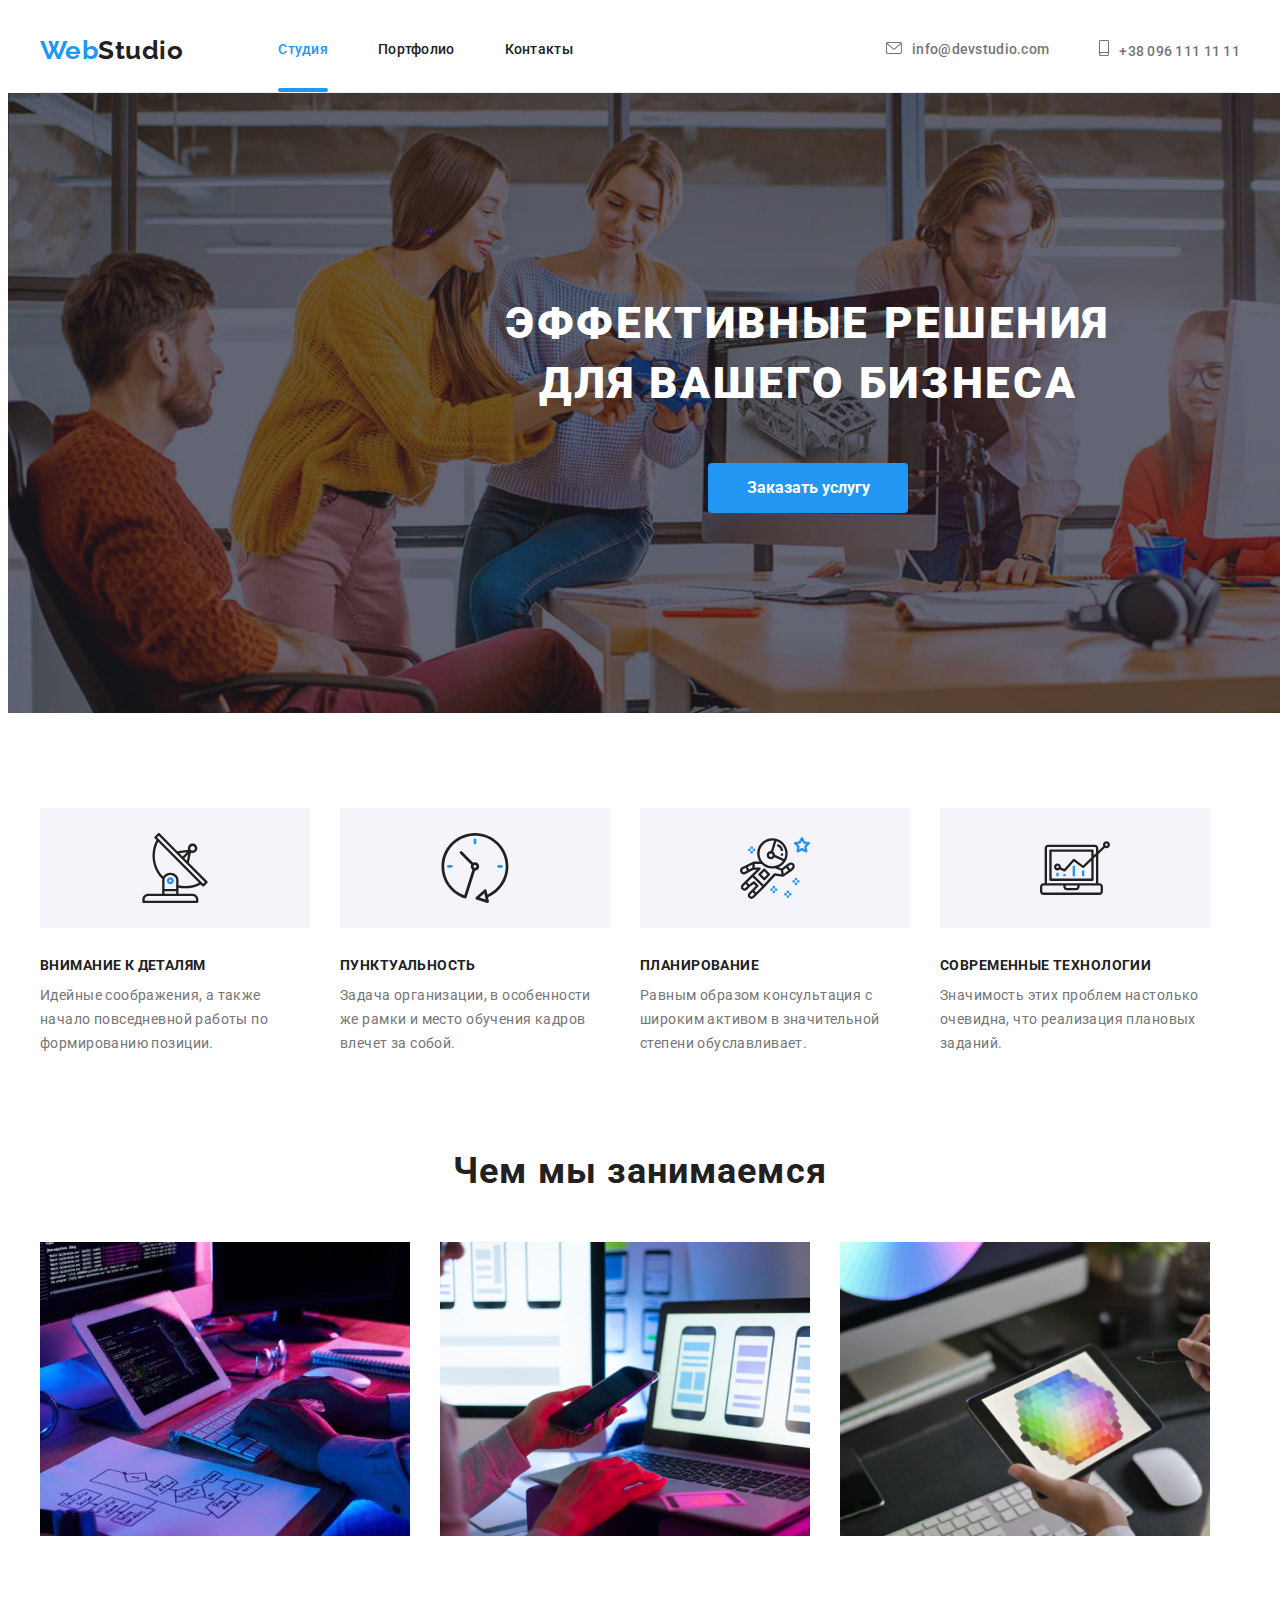
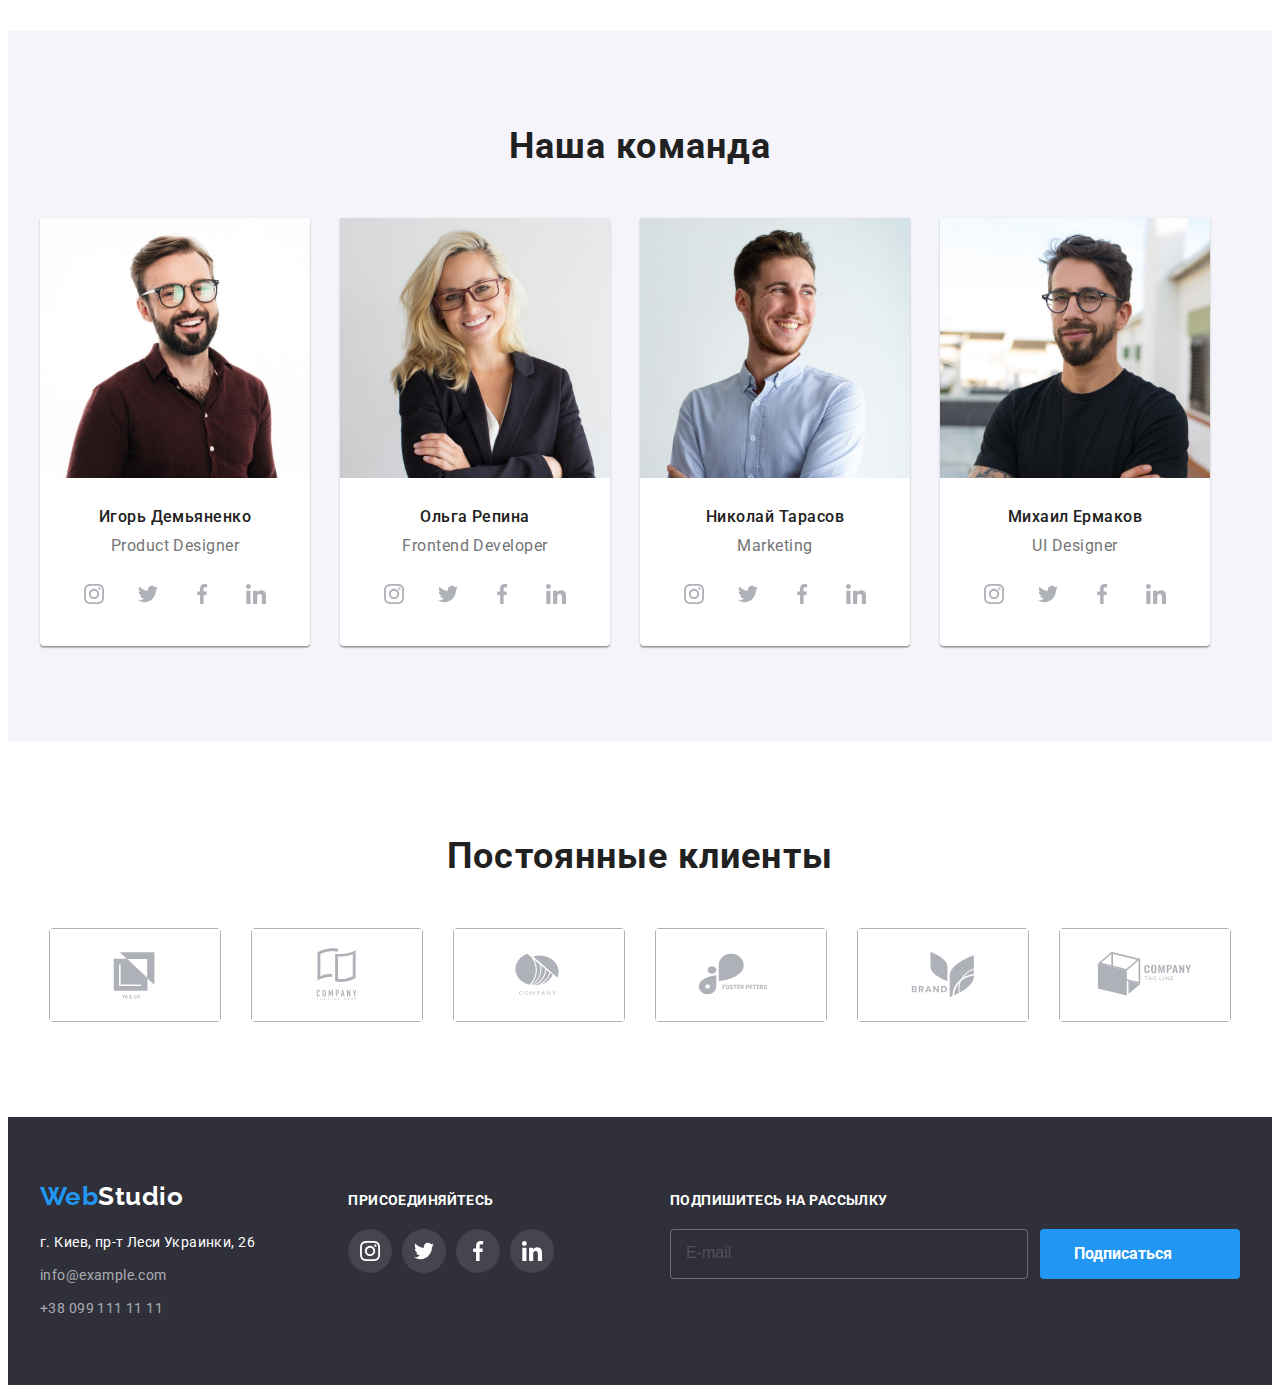
<file: index.html>
<!DOCTYPE html>
<html lang="ru">
  <head>
    <meta charset="UTF-8" />
    <meta name="viewport" content="width=device-width, initial-scale=1.0" />

    <title>Document</title>
    <link rel="preconnect" href="https://fonts.gstatic.com" crossorigin />
    <link
      href="https://fonts.googleapis.com/css2?family=Raleway:wght@700&family=Roboto:wght@400;500;700;900&display=swap"
      rel="stylesheet"
    />
    <link
      rel="stylesheet"
      href="https://cdnjs.cloudflare.com/ajax/libs/modern-normalize/1.1.0/modern-normalize.min.css"
      integrity="sha512-wpPYUAdjBVSE4KJnH1VR1HeZfpl1ub8YT/NKx4PuQ5NmX2tKuGu6U/JRp5y+Y8XG2tV+wKQpNHVUX03MfMFn9Q=="
      crossorigin="anonymous"
      referrerpolicy="no-referrer"
    />

    <link rel="stylesheet" href="./css/main.min.css" />
  </head>

  <body>
    <header class="conteiner">
      <div class="header--conteiner">
        <a class="logo" href="./index.html">
          Web<span class="logo--header">Studio</span></a
        >

        <nav>
          <ul class="header__navigation list">
            <li class="header__item">
              <a
                class="header__link link current current-acent"
                href="./index.html"
                >Студия</a
              >
            </li>
            <li class="header__item">
              <a class="header__link link" href="./portfolio.html">Портфолио</a>
            </li>
            <li class="header__item">
              <a class="header__link link" href="">Контакты</a>
            </li>
          </ul>
        </nav>
        <div class="header__contact">
          <ul class="list header__contact-list">
            <li class="header__contact-item">
              <a
                class="header__contact-mail link"
                href="mailto:info@devstudio.com"
              >
                <svg class="mail-link" width="16" height="12">
                  <use href="./images/icons.svg#icon-envelope"></use></svg
                >info@devstudio.com</a
              >
            </li>
            <li class="header__contact-item">
              <a class="header__contact-tel link" href="tel:+380961111111"
                ><svg class="telephon-link" width="10" height="16">
                  <use href="./images/icons.svg#icon-smartphone"></use></svg
                >+38 096 111 11 11</a
              >
            </li>
          </ul>
        </div>
      </div>
    </header>

    <main>
      <section class="hero">
        <div class="conteiner">
          <h1 class="hero__title">
            Эффективные решения для вашего бизнеса
          </h1>

          <button type="button" class="button" data-modal-open>
            Заказать услугу
          </button>
        </div>
      </section>

      <section class="featurs section">
        <div class="conteiner">
          <h2 class="featurs-none">Особенности</h2>

          <ul class="featurs__list list">
            <li class="featurs__item">
              <div class="featurs__item-image">
                <svg width="70" height="70">
                  <use href="./images/icons.svg#icon-antenna-1"></use>
                </svg>
              </div>
              <h3 class="featurs__title">Внимание к деталям</h3>
              <p class="featurs__text">
                Идейные соображения, а также начало повседневной работы по
                формированию позиции.
              </p>
            </li>
            <li class="featurs__item">
              <div class="featurs__item-image">
                <svg width="70" height="70">
                  <use href="./images/icons.svg#icon-clock-1"></use>
                </svg>
              </div>
              <h3 class="featurs__title">Пунктуальность</h3>
              <p class="featurs__text">
                Задача организации, в особенности же рамки и место обучения
                кадров влечет за собой.
              </p>
            </li>
            <li class="featurs__item">
              <div class="featurs__item-image">
                <svg width="70" height="70">
                  <use href="./images/icons.svg#icon-astronaut-1"></use>
                </svg>
              </div>
              <h3 class="featurs__title">Планирование</h3>
              <p class="featurs__text">
                Равным образом консультация с широким активом в значительной
                степени обуславливает.
              </p>
            </li>

            <li class="featurs__item">
              <div class="featurs__item-image">
                <svg width="70" height="70">
                  <use href="./images/icons.svg#icon-diagram-1"></use>
                </svg>
              </div>
              <h3 class="featurs__title">Современные технологии</h3>
              <p class="featurs__text">
                Значимость этих проблем настолько очевидна, что реализация
                плановых заданий.
              </p>
            </li>
          </ul>
        </div>
      </section>

      <section class="work section">
        <div class="conteiner">
          <h2 class="title">Чем мы занимаемся</h2>
          <ul class="work__list list">
            <li class="work__item">
              <div class="our-work-wrap">
                <img src="images/comp.jpg" alt="компьютер" width="370" />
                <p class="work__text">Десктопные приложения</p>
              </div>
            </li>
            <li class="work__item">
              <div class="work__work-wrap">
                <img src="images/telefon.png" alt="телефон" width="370" />
                <p class="work__text">Мобильные приложения</p>
              </div>
            </li>
            <li class="work__item">
              <div class="work__work-wrap">
                <img src="images/tablet.png" alt="планшет" width="370" />
                <p class="work__text">Дизайнерские решения</p>
              </div>
            </li>
          </ul>
        </div>
      </section>

      <section class="section section--command">
        <div class="conteiner">
          <h2 class="title">Наша команда</h2>

          <ul class="command__list list">
            <li class="command__item">
              <img
                src="images/img4.jpg"
                alt="фото Игоря Демьяненко"
                width="270"
              />
              <div class="command__content">
                <h3 class="command__member-text">Игорь Демьяненко</h3>
                <p lang="en" class="command__speciality-text">
                  Product Designer
                </p>

                <ul class="command__sociallist list">
                  <li class="command__sociallist-item">
                    <a href="" class="command__sociallist-link">
                      <svg
                        class="command__sociallist-icon"
                        width="20"
                        height="20"
                      >
                        <use href="./images/icons.svg#icon-instagram"></use>
                      </svg>
                    </a>
                  </li>
                  <li class="command__sociallist-item">
                    <a href="" class="command__sociallist-link">
                      <svg
                        class="command__sociallist-icon"
                        width="20"
                        height="20"
                      >
                        <use href="./images/icons.svg#icon-twitter"></use>
                      </svg>
                    </a>
                  </li>
                  <li class="command__sociallist-item">
                    <a href="" class="command__sociallist-link"
                      ><svg
                        class="command__sociallist-icon"
                        width="20"
                        height="20"
                      >
                        <use href="./images/icons.svg#icon-facebook"></use>
                      </svg>
                    </a>
                  </li>
                  <li class="command__sociallist-item">
                    <a href="" class="command__sociallist-link"
                      ><svg
                        class="command__sociallist-icon"
                        width="20"
                        height="20"
                      >
                        <use href="./images/icons.svg#icon-linkedin"></use>
                      </svg>
                    </a>
                  </li>
                </ul>
              </div>
            </li>

            <li class="command__item">
              <img src="images/img3.jpg" alt="фото Ольга Репина" width="270" />
              <div class="command__content">
                <h3 class="command__member-text">Ольга Репина</h3>
                <p lang="en" class="command__speciality-text">
                  Frontend Developer
                </p>

                <ul class="command__sociallist list">
                  <li class="command__sociallist-item">
                    <a href="" class="command__sociallist-link">
                      <svg
                        class="command__sociallist-icon"
                        width="20"
                        height="20"
                      >
                        <use href="./images/icons.svg#icon-instagram"></use>
                      </svg>
                    </a>
                  </li>
                  <li class="command__sociallist-item">
                    <a href="" class="command__sociallist-link">
                      <svg
                        class="command__sociallist-icon"
                        width="20"
                        height="20"
                      >
                        <use href="./images/icons.svg#icon-twitter"></use>
                      </svg>
                    </a>
                  </li>
                  <li class="command__sociallist-item">
                    <a href="" class="command__sociallist-link"
                      ><svg
                        class="command__sociallist-icon"
                        width="20"
                        height="20"
                      >
                        <use href="./images/icons.svg#icon-facebook"></use>
                      </svg>
                    </a>
                  </li>
                  <li class="command__sociallist-item">
                    <a href="" class="command__sociallist-link"
                      ><svg
                        class="command__sociallist-icon"
                        width="20"
                        height="20"
                      >
                        <use href="./images/icons.svg#icon-linkedin"></use>
                      </svg>
                    </a>
                  </li>
                </ul>
              </div>
            </li>

            <li class="command__item">
              <img
                src="images/img2.jpg"
                alt="фото Николай Тарасов"
                width="270"
              />
              <div class="command__content">
                <h3 class="command__member-text">Николай Тарасов</h3>
                <p lang="en" class="command__speciality-text">
                  Marketing
                </p>

                <ul class="command__sociallist list">
                  <li class="command__sociallist-item">
                    <a href="" class="command__sociallist-link">
                      <svg
                        class="command__sociallist-icon"
                        width="20"
                        height="20"
                      >
                        <use href="./images/icons.svg#icon-instagram"></use>
                      </svg>
                    </a>
                  </li>
                  <li class="command__sociallist-item">
                    <a href="" class="command__sociallist-link">
                      <svg
                        class="command__sociallist-icon"
                        width="20"
                        height="20"
                      >
                        <use href="./images/icons.svg#icon-twitter"></use>
                      </svg>
                    </a>
                  </li>
                  <li class="command__sociallist-item">
                    <a href="" class="command__sociallist-link"
                      ><svg
                        class="command__sociallist-icon"
                        width="20"
                        height="20"
                      >
                        <use href="./images/icons.svg#icon-facebook"></use>
                      </svg>
                    </a>
                  </li>
                  <li class="command__sociallist-item">
                    <a href="" class="command__sociallist-link"
                      ><svg
                        class="command__sociallist-icon"
                        width="20"
                        height="20"
                      >
                        <use href="./images/icons.svg#icon-linkedin"></use>
                      </svg>
                    </a>
                  </li>
                </ul>
              </div>
            </li>
            <li class="command__item">
              <img src="images/img.jpg" alt="фото Михаил Ермаков" width="270" />
              <div class="command__content">
                <h3 class="command__member-text">Михаил Ермаков</h3>
                <p lang="en" class="command__speciality-text">
                  UI Designer
                </p>

                <ul class="command__sociallist list">
                  <li class="command__sociallist-item">
                    <a href="" class="command__sociallist-link">
                      <svg
                        class="command__sociallist-icon"
                        width="20"
                        height="20"
                      >
                        <use href="./images/icons.svg#icon-instagram"></use>
                      </svg>
                    </a>
                  </li>
                  <li class="command__sociallist-item">
                    <a href="" class="command__sociallist-link">
                      <svg
                        class="command__sociallist-icon"
                        width="20"
                        height="20"
                      >
                        <use href="./images/icons.svg#icon-twitter"></use>
                      </svg>
                    </a>
                  </li>
                  <li class="command__sociallist-item">
                    <a href="" class="command__sociallist-link"
                      ><svg
                        class="command__sociallist-icon"
                        width="20"
                        height="20"
                      >
                        <use href="./images/icons.svg#icon-facebook"></use>
                      </svg>
                    </a>
                  </li>
                  <li class="command__sociallist-item">
                    <a href="" class="command__sociallist-link"
                      ><svg
                        class="command__sociallist-icon"
                        width="20"
                        height="20"
                      >
                        <use href="./images/icons.svg#icon-linkedin"></use>
                      </svg>
                    </a>
                  </li>
                </ul>
              </div>
            </li>
          </ul>
        </div>
      </section>
      <section class="section">
        <div class="conteiner">
          <h2 class="title">Постоянные клиенты</h2>
          <ul class="client__list list">
            <li class="client__item">
              <a href="" class="client__link"
                ><svg class="client__icon" width="106" height="60">
                  <use href="./images/icons.svg#icon-Logo"></use></svg
              ></a>
            </li>
            <li class="client__item">
              <a href="" class="client__link"
                ><svg class="client__icon" width="106" height="60">
                  <use href="./images/icons.svg#icon-Logo-1"></use></svg
              ></a>
            </li>
            <li class="client__item">
              <a href="" class="client__link"
                ><svg class="client__icon" width="106" height="60">
                  <use href="./images/icons.svg#icon-Logo-2"></use></svg
              ></a>
            </li>
            <li class="client__item">
              <a href="" class="client__link"
                ><svg class="client__icon" width="106" height="60">
                  <use href="./images/icons.svg#icon-Logo-3"></use></svg
              ></a>
            </li>
            <li class="client__item">
              <a href="" class="client__link">
                <svg class="client__icon" width="106" height="60">
                  <use href="./images/icons.svg#icon-Logo-4"></use></svg
              ></a>
            </li>
            <li class="client__item">
              <a href="" class="client__link"
                ><svg class="client__icon" width="106" height="60">
                  <use href="./images/icons.svg#icon-Logo-5"></use></svg
              ></a>
            </li>
          </ul>
        </div>
      </section>
    </main>

    <footer class="conteiner--footer">
      <div class="conteiner footer__conteiner-flex">
        <div class="footer__address">
          <a class="logo" href="./index.html">
            Web<span class="logo--footer">Studio</span></a
          >

          <address>
            <p class="footer__address-text">
              г. Киев, пр-т Леси Украинки, 26
            </p>
            <ul class="list">
              <li class="footer__contact-item">
                <a
                  class="footer__contact-link link"
                  href="mailto:info@example.com"
                  >info@example.com</a
                >
              </li>
              <li class="footer__contact-item">
                <a class="footer__contact-link link" href="tel:+380991111111"
                  >+38 099 111 11 11</a
                >
              </li>
            </ul>
          </address>
        </div>
        <div class="subscription">
          <strong class="footer__tittle">присоединяйтесь</strong>
          <ul class="footer__subscription-list list">
            <li class="footer__subscription-item">
              <a href="" class="footer__subscription-link">
                <svg class="footer__subscription-icon" width="20" height="20">
                  <use href="./images/icons.svg#icon-instagram"></use>
                </svg>
              </a>
            </li>
            <li class="footer__subscription-item">
              <a href="" class="footer__subscription-link">
                <svg class="footer__subscription-icon" width="20" height="20">
                  <use href="./images/icons.svg#icon-twitter"></use>
                </svg>
              </a>
            </li>
            <li class="footer__subscription-item">
              <a href="" class="footer__subscription-link">
                <svg class="footer__subscription-icon" width="20" height="20">
                  <use href="./images/icons.svg#icon-facebook"></use>
                </svg>
              </a>
            </li>
            <li class="footer__subscription-item">
              <a href="" class="footer__subscription-link">
                <svg class="footer__subscription-icon" width="20" height="20">
                  <use href="./images/icons.svg#icon-linkedin"></use>
                </svg>
              </a>
            </li>
          </ul>
        </div>

        <div class="footer-subscribe">
          <strong class="footer__tittle">Подпишитесь на рассылку</strong>

          <form action="#" class="footer__online-form">
            <input
              type="email"
              name="online-email"
              placeholder="E-mail"
              class="footer__online-input"
              required
            />
            <button type="submit" class="button footer__btn-subscribe">
              Подписаться
              <svg width="24" height="24" class="footer__btn-subscribe-icon">
                <use href="./images/icons.svg#icon-icon-send"></use>
              </svg>
            </button>
          </form>
        </div>
      </div>
    </footer>
    <div class="backdrop is-hidden" data-modal>
      <div class="modal">
        <button type="button" class="modal-close" data-modal-close>
          <svg class="modal-close-icon" width="11" height="11">
            <use href="./images/icons.svg#icon-Vector-2"></use>
          </svg>
        </button>
        <p class="modal-tittle">Оставьте свои данные, мы вам перезвоним</p>
        <form action="#" class="modal-form">
          <div class="modal-form-field">
            <label for="user-name" class="modal-input-text">Имя</label>

            <div class="modal-iconname-wrap">
              <input
                type="text"
                name="user-name"
                id="user-name"
                class="modal-input"
                placeholder
              />
              <svg class="modal-name-icon" width="13" height="13">
                <use href="./images/icons.svg#icon-name"></use>
              </svg>
            </div>
          </div>
          <div class="modal-form-field">
            <label for="user-tel" class="modal-input-text">Телефон</label>
            <div class="modal-iconname-wrap">
              <input
                type="tel"
                name="user-tel"
                id="user-tel"
                class="modal-input"
                placeholder="+380"
              /><svg class="modal-name-icon" width="12" height="12">
                <use href="./images/icons.svg#icon-tel"></use>
              </svg>
            </div>
          </div>
          <div class="modal-form-field">
            <label for="user-mail" class="modal-input-text">Почта</label>
            <div class="modal-iconname-wrap">
              <input
                type="email"
                name="user-mail"
                id="user-mail"
                class="modal-input"
                placeholder="mail"
              /><svg class="modal-name-icon" width="15" height="12">
                <use href="./images/icons.svg#icon-mail"></use>
              </svg>
            </div>
          </div>
          <div class="modal-form-field">
            <label for="user-comment" class="modal-input-text"
              >Комментарий</label
            >

            <textarea
              name="user-comment-text"
              id="user-comment"
              class="modal-textarea"
              placeholder="Введите текст"
            ></textarea>
          </div>
          <div class="modal-form-field">
            <input
              type="checkbox"
              id="modal-check"
              name="policy"
              class="modal-check visually-hidden"
            />
            <label for="modal-check" class="modal-condition-text"
              ><span class="modal-checked"
                ><svg class="icon-check" width="16" height="15">
                  <use
                    href="./images/icons.svg#icon-Vector-send"
                  ></use></svg></span
              >Соглашаюсь с рассылкой и принимаю
              <a href="" class="contract">Условия договора</a></label
            >
          </div>

          <button type="submit" class="button button-submit">Отправить</button>
        </form>
      </div>
    </div>
    <script src="./js/modal.js"></script>
  </body>
</html>
</file>
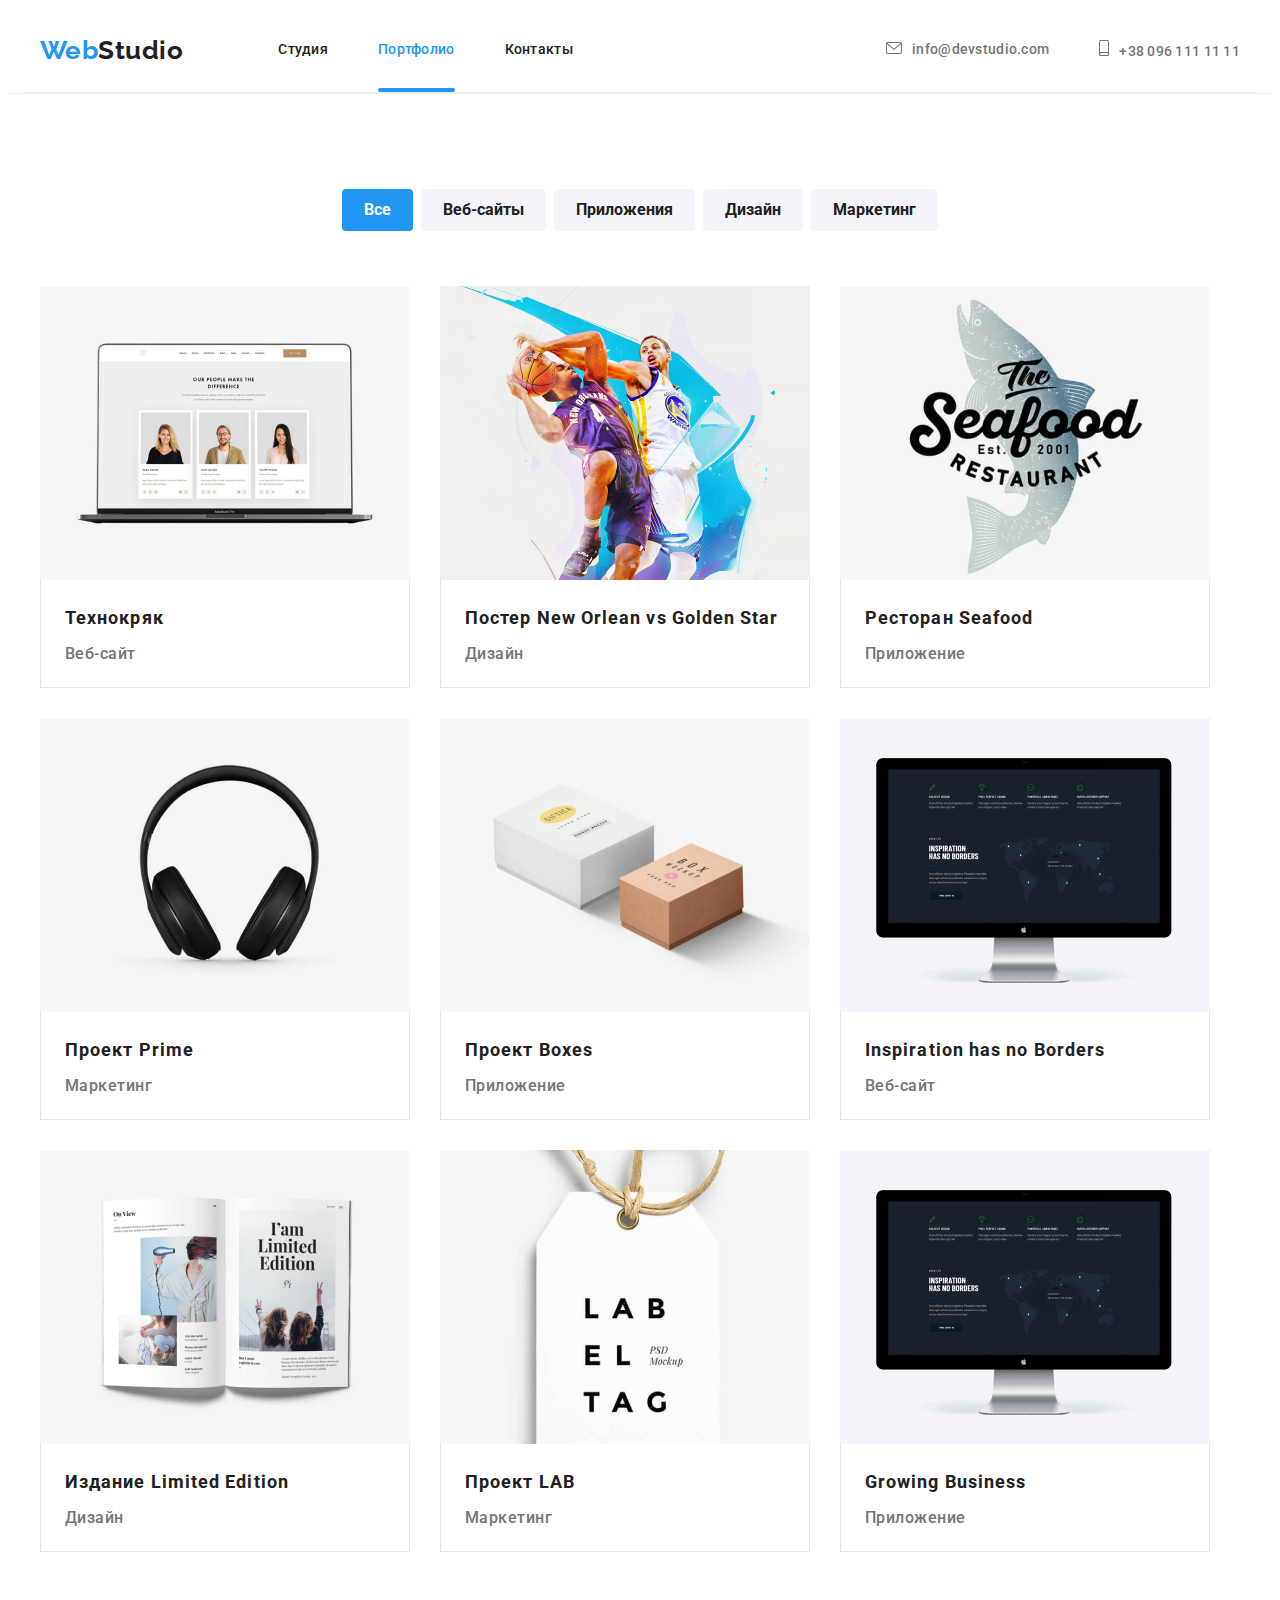
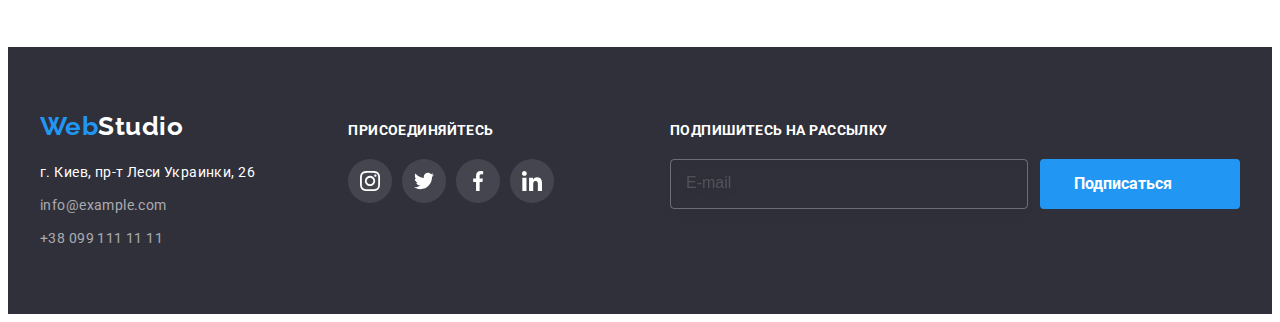
<file: portfolio.html>
<!DOCTYPE html>
<html lang="ru">
  <head>
    <meta charset="UTF-8" />
    <meta name="viewport" content="width=device-width, initial-scale=1.0" />

    <title>Document</title>
    <link rel="preconnect" href="https://fonts.gstatic.com" crossorigin />
    <link
      href="https://fonts.googleapis.com/css2?family=Raleway:wght@700&family=Roboto:wght@400;500;700;900&display=swap"
      rel="stylesheet"
    />
    <link
      rel="stylesheet"
      href="https://cdnjs.cloudflare.com/ajax/libs/modern-normalize/1.1.0/modern-normalize.min.css"
      integrity="sha512-wpPYUAdjBVSE4KJnH1VR1HeZfpl1ub8YT/NKx4PuQ5NmX2tKuGu6U/JRp5y+Y8XG2tV+wKQpNHVUX03MfMFn9Q=="
      crossorigin="anonymous"
      referrerpolicy="no-referrer"
    />

    <link rel="stylesheet" href="./css/main.min.css" />
  </head>

  <body>
    <header class="header">
      <div class="conteiner header--conteiner">
        <a class="logo" href="./index.html">
          Web<span class="logo--header">Studio</span></a
        >

        <nav>
          <ul class="header__navigation list">
            <li class="header__item">
              <a class="header__link link" href="./index.html">Студия</a>
            </li>
            <li class="header__item">
              <a
                class="header__link link current current-acent"
                href="./portfolio.html"
                >Портфолио</a
              >
            </li>
            <li class="header__item">
              <a class="header__link link" href="">Контакты</a>
            </li>
          </ul>
        </nav>
        <div class="header__contact">
          <ul class="list header__contact-list">
            <li class="header__contact-item">
              <a
                class="header__contact-mail link"
                href="mailto:info@devstudio.com"
              >
                <svg class="mail-link" width="16" height="12">
                  <use href="./images/icons.svg#icon-envelope"></use></svg
                >info@devstudio.com</a
              >
            </li>
            <li class="header__contact-item">
              <a class="header__contact-tel link" href="tel:+380961111111"
                ><svg class="telephon-link" width="10" height="16">
                  <use href="./images/icons.svg#icon-smartphone"></use></svg
                >+38 096 111 11 11</a
              >
            </li>
          </ul>
        </div>
      </div>
    </header>

    <main>
      <section class="section">
        <div class="conteiner">
          <h1 class="featurs-none">Портфолио</h1>
          <ul class="portfolio__bottom list">
            <li class="portfolio__bottom-item">
              <button type="button" class="portfolio__bottom-link current">
                Все
              </button>
            </li>
            <li class="portfolio__bottom-item">
              <button type="button" class="portfolio__bottom-link">
                Веб-сайты
              </button>
            </li>
            <li class="portfolio__bottom-item">
              <button type="button" class="portfolio__bottom-link">
                Приложения
              </button>
            </li>
            <li class="portfolio__bottom-item">
              <button type="button" class="portfolio__bottom-link">
                Дизайн
              </button>
            </li>
            <li class="portfolio__bottom-item">
              <button type="button" class="portfolio__bottom-link">
                Маркетинг
              </button>
            </li>
          </ul>

          <ul class="project list">
            <li class="project__card">
              <a href="" class="project__card-link link">
                <div class="project-card--wrap">
                  <img src="images/techno.png" alt="технокряк" width="370" />
                  <p class="project__card-text">
                    Технокряк это современная площадка распространения
                    коронавируса. Компании используют эту платформу для
                    цифрового шпионажа и атак на защищённые сервера конкурентов.
                  </p>
                </div>
                <div class="project__card-content">
                  <h2 class="project__card-content-title">Технокряк</h2>
                  <p class="project__card-content-text">Веб-сайт</p>
                </div>
              </a>
            </li>

            <li class="project__card">
              <a href="" class="project__card-link link">
                <div class="project-card--wrap">
                  <img
                    src="images/poster.png"
                    alt="Постер New Orlean vs Golden Star"
                    width="370"
                  />
                  <p class="project__card-text">
                    Технокряк это современная площадка распространения
                    коронавируса. Компании используют эту платформу для
                    цифрового шпионажа и атак на защищённые сервера конкурентов.
                  </p>
                </div>
                <div class="project__card-content">
                  <h2 class="project__card-content-title">
                    Постер New Orlean vs Golden Star
                  </h2>
                  <p class="project__card-content-text">Дизайн</p>
                </div>
              </a>
            </li>

            <li class="project__card">
              <a href="" class="project__card-link link">
                <div class="project-card--wrap">
                  <img
                    src="images/seafood.png"
                    alt="Ресторан Seafood"
                    width="370"
                  />
                  <p class="project__card-text">
                    Технокряк это современная площадка распространения
                    коронавируса. Компании используют эту платформу для
                    цифрового шпионажа и атак на защищённые сервера конкурентов.
                  </p>
                </div>
                <div class="project__card-content">
                  <h2 class="project__card-content-title">
                    Ресторан <span lang="en">Seafood</span>
                  </h2>

                  <p class="project__card-content-text">Приложение</p>
                </div>
              </a>
            </li>

            <li class="project__card">
              <a href="" class="project__card-link link">
                <div class="project-card--wrap">
                  <img src="images/prime.png" alt="Проект Prime" width="370" />
                  <p class="project__card-text">
                    Технокряк это современная площадка распространения
                    коронавируса. Компании используют эту платформу для
                    цифрового шпионажа и атак на защищённые сервера конкурентов.
                  </p>
                </div>
                <div class="project__card-content">
                  <h2 class="project__card-content-title">
                    Проект <span lang="en">Prime</span>
                  </h2>
                  <p class="project__card-content-text">Маркетинг</p>
                </div>
              </a>
            </li>

            <li class="project__card">
              <a href="" class="project__card-link link">
                <div class="project-card--wrap">
                  <img src="images/boxes.png" alt="Проект Boxes" width="370" />
                  <p class="project__card-text">
                    Технокряк это современная площадка распространения
                    коронавируса. Компании используют эту платформу для
                    цифрового шпионажа и атак на защищённые сервера конкурентов.
                  </p>
                </div>
                <div class="project__card-content">
                  <h2 class="project__card-content-title">
                    Проект <span lang="en">Boxes</span>
                  </h2>
                  <p class="project__card-content-text">Приложение</p>
                </div>
              </a>
            </li>

            <li class="project__card">
              <a href="" class="project__card-link link">
                <div class="project-card--wrap">
                  <img
                    src="images/website.png"
                    alt="Inspiration has no Borders"
                    width="370"
                  />
                  <p class="project__card-text">
                    Технокряк это современная площадка распространения
                    коронавируса. Компании используют эту платформу для
                    цифрового шпионажа и атак на защищённые сервера конкурентов.
                  </p>
                </div>
                <div class="project__card-content">
                  <h2 class="project__card-content-title" lang="en">
                    Inspiration has no Borders
                  </h2>
                  <p class="project__card-content-text">
                    Веб-сайт
                  </p>
                </div>
              </a>
            </li>

            <li class="project__card">
              <a href="" class="project__card-link link">
                <div class="project-card--wrap">
                  <img
                    src="images/edition.png"
                    alt="Издание Limited Edition"
                    width="370"
                  />
                  <p class="project__card-text">
                    Технокряк это современная площадка распространения
                    коронавируса. Компании используют эту платформу для
                    цифрового шпионажа и атак на защищённые сервера конкурентов.
                  </p>
                </div>
                <div class="project__card-content link">
                  <h2 class="project__card-content-title">
                    Издание <span lang="en">Limited Edition</span>
                  </h2>
                  <p class="project__card-content-text">Дизайн</p>
                </div>
              </a>
            </li>

            <li class="project__card">
              <a href="" class="project__card-link link">
                <div class="project-card--wrap">
                  <img
                    src="images/projectlab.png"
                    alt="Проект LAB"
                    width="370"
                  />
                  <p class="project__card-text">
                    Технокряк это современная площадка распространения
                    коронавируса. Компании используют эту платформу для
                    цифрового шпионажа и атак на защищённые сервера конкурентов.
                  </p>
                </div>
                <div class="project__card-content">
                  <h2 class="project__card-content-title">
                    Проект <span lang="en">LAB</span>
                  </h2>
                  <p class="project__card-content-text">Маркетинг</p>
                </div>
              </a>
            </li>

            <li class="project__card">
              <a href="" class="project__card-link link">
                <div class="project-card--wrap">
                  <img
                    src="images/website.png"
                    alt="Growing Business"
                    width="370"
                  />
                  <p class="project__card-text">
                    Технокряк это современная площадка распространения
                    коронавируса. Компании используют эту платформу для
                    цифрового шпионажа и атак на защищённые сервера конкурентов.
                  </p>
                </div>
                <div class="project__card-content">
                  <h2 class="project__card-content-title" lang="en">
                    Growing Business
                  </h2>
                  <p class="project__card-content-text">Приложение</p>
                </div>
              </a>
            </li>
          </ul>
        </div>
      </section>
    </main>

    <!--------------------FOOTER-->
    <footer class="conteiner--footer">
      <div class="conteiner footer__conteiner-flex">
        <div class="footer__address">
          <a class="logo" href="./index.html"
            >Web<span class="logo--footer">Studio</span></a
          >

          <address>
            <p class="footer__address-text">
              г. Киев, пр-т Леси Украинки, 26
            </p>
            <ul class="list">
              <li class="footer__contact-item">
                <a
                  class="footer__contact-link link"
                  href="mailto:info@example.com"
                  >info@example.com</a
                >
              </li>
              <li class="footer__contact-item">
                <a class="footer__contact-link link" href="tel:+380991111111"
                  >+38 099 111 11 11</a
                >
              </li>
            </ul>
          </address>
        </div>
        <div class="subscription">
          <strong class="footer__tittle">присоединяйтесь</strong>
          <ul class="footer__subscription-list list">
            <li class="footer__subscription-item">
              <a href="" class="footer__subscription-link">
                <svg class="footer__subscription-icon" width="20" height="20">
                  <use href="./images/icons.svg#icon-instagram"></use>
                </svg>
              </a>
            </li>
            <li class="footer__subscription-item">
              <a href="" class="footer__subscription-link">
                <svg class="footer__subscription-icon" width="20" height="20">
                  <use href="./images/icons.svg#icon-twitter"></use>
                </svg>
              </a>
            </li>
            <li class="footer__subscription-item">
              <a href="" class="footer__subscription-link">
                <svg class="footer__subscription-icon" width="20" height="20">
                  <use href="./images/icons.svg#icon-facebook"></use>
                </svg>
              </a>
            </li>
            <li class="footer__subscription-item">
              <a href="" class="footer__subscription-link">
                <svg class="footer__subscription-icon" width="20" height="20">
                  <use href="./images/icons.svg#icon-linkedin"></use>
                </svg>
              </a>
            </li>
          </ul>
        </div>

        <div class="footer-subscribe">
          <strong class="footer__tittle">Подпишитесь на рассылку</strong>

          <form action="#" class="footer__online-form">
            <input
              type="email"
              name="online-email"
              placeholder="E-mail"
              class="footer__online-input"
              required
            />
            <button type="submit" class="button footer__btn-subscribe">
              Подписаться
              <svg width="24" height="24" class="footer__btn-subscribe-icon">
                <use href="./images/icons.svg#icon-icon-send"></use>
              </svg>
            </button>
          </form>
        </div>
      </div>
    </footer>
  </body>
</html>
</file>
<file: css/main.min.css>
:root{--title-color--: #212121;--second-title-color--: #ffffff;--acent-color--: #2196f3;--primary-bg-color--: #e5e5e5;--text-color--: #757575;--second-bg-color--: #2f303a;--bg-color--: #f5f4fa;--bg-secont-bottom--: #f5f4fa;--bg-portfolio--: #e5e5e5;--bg-comand--: #f5f4fa;--feature-bg--: #f5f4fa;--social-link--: #afb1b8;--footer-social-link--:background: rgba(255, 255, 255, 0.1);--footer-contact-color: rgba(255, 255, 255, 0.6)}.list{list-style:none}.link{text-decoration:none}body{font-family:"roboto", "raleway", sans-serif;letter-spacing:0.03em;color:var(--second-title-color--)}p,h1,h2,h3,h4,h5,h6{margin:0}ul{margin:0;padding:0}button{cursor:pointer}img{display:block;max-width:100%;height:auto}.list{list-style:none}.link{text-decoration:none}body{font-family:"roboto", "raleway", sans-serif}.title{font-weight:700;font-size:36px;line-height:1.16;text-align:center;letter-spacing:0.03em;margin-bottom:50px;color:var(--title-color--)}.button{font-weight:700;font-size:16px;line-height:1.5px;color:var(--second-title-color--);background:var(--acent-color--);border:none;font-family:inherit;border-radius:4px;width:200px;height:50px;border-width:none;border-style:none;border-color:transparent}.header--conteiner,.header__contact-item,.featurs__item-image,.command__sociallist-link,.command__sociallist-icon,.client__link,.client__icon,.modal-close,.modal-condition-text,.footer__btn-subscribe-icon,.conteiner--header{display:flex;align-items:center}.header{background-color:var(--second-title-color--);border-bottom:1px solid #ececec}.header__item{margin-right:50px;display:flex;align-items:center}.header--conteiner{background-color:var(--second-title-color--);border-bottom:1px solid #ececec;justify-content:space-between}.header__navigation{display:flex}.header__contact{margin-left:auto}.header__contact-list{display:flex;align-items:center}.header__link{font-weight:500;font-size:14px;line-height:1.14;letter-spacing:0.02em;color:var(--title-color--);position:relative;padding-bottom:32px;padding-top:32px;transition:color 250ms cubic-bezier(0.4, 0, 0.2, 1)}.header__link:hover,.header__link:focus{color:var(--acent-color--)}.header__navigation .header__link.current{color:var(--acent-color--)}.header__link.current-acent::after{content:"";width:100%;height:4px;background-color:var(--acent-color--);position:absolute;border-radius:2px;left:0;bottom:-2px}.header__contact-item{margin-right:50px}.header__contact-item:last-child{margin-right:0}.header__contact-mail{font-weight:500;font-size:14px;line-height:1.14;letter-spacing:0.02em;color:var(--text-color--);padding-top:32px;padding-bottom:32px;transition:color 250ms cubic-bezier(0.4, 0, 0.2, 1)}.header__contact-mail:hover,.header__contact-mail:focus{color:var(--acent-color--)}.header__contact-tel{font-weight:500;font-size:14px;line-height:1.14;letter-spacing:0.02em;color:var(--text-color--);padding-top:32px;padding-bottom:32px;justify-content:center;transition:color 250ms cubic-bezier(0.4, 0, 0.2, 1)}.header__contact-tel:hover,.header__contact-tel:focus{color:var(--acent-color--)}.mail-link{fill:currentColor;margin-right:10px;align-content:flex-end}.telephon-link{fill:currentColor;margin-right:10px;align-content:flex-end}.hero{background-color:var(--second-bg-color--);background-image:linear-gradient(rgba(47,48,58,0.4), rgba(47,48,58,0.4)),url(../images/bgimg.jpg);background-repeat:no-repeat;background-position:center;background-size:cover;text-align:center;padding-bottom:200px;padding-top:200px;width:1600px;margin:0 auto}.hero__title{font-family:Roboto;font-style:normal;font-weight:900;font-size:44px;line-height:60px;width:696px;margin:0 auto;text-align:center;letter-spacing:0.06em;text-transform:uppercase;color:var(--second-title-color--);margin-bottom:50px}.hero__button{font-family:roboto;font-weight:700;font-size:16px;line-height:1.5px;color:#ffffff;background:var(--acent-color--);border:none;background:#2196f3;box-shadow:0px 4px 4px rgba(0,0,0,0.15);border-radius:4px;width:200px;height:50px}.featurs{background:var(--second-title-color--)}.featurs__item-image{width:270px;height:120px;justify-content:center;background-color:var(--feature-bg--);color:var(--social-link--);margin-bottom:30px}.featurs__list{display:flex;margin-right:-30px}.featurs__text{font-family:Roboto;font-size:14px;line-height:1.71;letter-spacing:0.03em;display:flex;color:var(--text-color--);max-width:270px}.featurs__text:last-child{margin-right:0}.featurs__item{margin-right:30px}.featurs__item:last-child{margin-right:0}.featurs-none{display:none}.featurs__title{font-weight:700;font-size:14px;line-height:1.14;letter-spacing:0.03em;text-transform:uppercase;color:var(--title-color--);display:flex;margin-bottom:10px}.work__list{display:flex}.work__item{margin-right:30px}.work__item:last-child{margin-right:0}.work.section{padding-top:0}.work__work-wrap{position:relative;overflow:hidden}.work__text{font-weight:bold;font-size:14px;line-height:0.87;text-align:center;text-transform:uppercase;position:absolute;background-color:rgba(47,48,58,0.8);bottom:0;left:0;transform:translateY(100%);transition:transform 250ms cubic-bezier(0.4, 0, 0.2, 1);width:100%;padding-top:27px;padding-bottom:27px;margin:0 auto}.command__list{display:flex;flex-wrap:wrap}.command__member-text{font-weight:500;font-size:16px;line-height:1.18;text-align:center;letter-spacing:0.03em;margin-bottom:10px;color:var(--title-color--)}.command__content{padding:30px 32px}.command__speciality-text{font-size:16px;line-height:1.18;text-align:center;letter-spacing:0.03em;color:var(--text-color--);margin-bottom:16px}.command__item{background:var(--second-title-color--);box-shadow:0px 1px 3px rgba(0,0,0,0.12),0px 1px 1px rgba(0,0,0,0.14),0px 2px 1px rgba(0,0,0,0.2);border-radius:0px 0px 4px 4px}.command__list>.command__item{margin-right:30px}.command__item:nth-child(4n){margin-right:0}.command__sociallist-item{width:44px;height:44px;margin-right:10px}.command__sociallist-item:last-child{margin-right:0}.command__sociallist-link{width:100%;height:100%;justify-content:center;border-radius:50%;background-color:var(--second-title-color--);color:var(--social-link--);transition:color 250ms cubic-bezier(0.4, 0, 0.2, 1),background-color 250ms cubic-bezier(0.4, 0, 0.2, 1)}.command__sociallist-link:hover,.command__sociallist-link:focus{background-color:var(--acent-color--);color:var(--second-title-color--)}.command__sociallist-icon{fill:currentColor;justify-content:center}.command__sociallist{display:flex;justify-content:center}.client__list{display:flex;justify-content:center}.client__item{width:170px;height:92px;margin-right:30px;border:1px solid #afb1b8;border-radius:4px}.client__item:hover,.client__item:focus{border:1px solid var(--acent-color--)}.client__item:last-child{margin-right:0}.client__link{width:100%;height:100%;justify-content:center;background-color:var(--second-title-color--);border-color:var(--social-link--);color:var(--social-link--);transition:color 250ms cubic-bezier(0.4, 0, 0.2, 1),border-color 250ms cubic-bezier(0.4, 0, 0.2, 1)}.client__link:hover,.client__link:focus{background-color:var(--second-title-color--);color:var(--acent-color--);border-color:var(--acent-color--)}.client__icon{fill:currentColor;justify-content:center}.footer__conteiner-flex{display:flex;align-items:baseline}.footer__address{margin-right:70px}.footer__address-text{font-style:normal;font-size:14px;line-height:1.71;letter-spacing:0.03em;color:var(--second-title-color--);margin-bottom:9px}.footer__subscription-list{display:flex;justify-content:center}.footer__contact-item{margin-bottom:9px}.footer__contact-link{display:flex;font-style:normal;font-size:14px;line-height:1.71;letter-spacing:0.03em;color:var(--footer-contact-color);transition:color 250ms cubic-bezier(0.4, 0, 0.2, 1)}.footer__contact-link:hover,.footer__contact-link:focus{color:var(--second-title-color--)}.footer__contact-item:last-child{margin-bottom:0}.footer__tittle{font-weight:700;font-size:14px;line-height:1.14;letter-spacing:0.03em;text-transform:uppercase;color:var(--second-title-color--);display:flex;margin-bottom:20px}.footer-item{margin-bottom:10px}.after-conteiner{margin-bottom:95px}.footer__subscription-item{width:44px;height:44px;margin-right:10px}.footer__subscription-item:last-child{margin-right:0}.footer__subscription-link{width:100%;height:100%;display:flex;align-items:center;justify-content:center;border-radius:50%;background:rgba(255,255,255,0.1);color:var(--second-title-color--);transition:color 250ms cubic-bezier(0.4, 0, 0.2, 1)}.footer__subscription-link:hover,.footer__subscription-link:focus{background-color:var(--acent-color--)}.footer__subscription-icon{fill:currentColor;display:flex;align-items:center;justify-content:center}.subscription{margin-right:auto}.portfolio__bottom{display:flex;align-items:center;justify-content:center;margin-bottom:55px}.portfolio__bottom .portfolio__bottom-link.current{background:var(--acent-color--);color:var(--second-title-color--)}.project-link{text-decoration:none;transition:box-shadow 250ms cubic-bezier(0.4, 0, 0.2, 1)}.project-link:hover,.project-link:focus{background:#ffffff;border:1px solid #eeeeee;box-sizing:border-box;box-shadow:0px 1px 1px rgba(0,0,0,0.12),0px 4px 4px rgba(0,0,0,0.06),1px 4px 6px rgba(0,0,0,0.16)}.portfolio__bottom-link{font-family:inherit;font-weight:700;font-size:16px;line-height:30px;text-align:center;color:var(--title-color--);background:var(--bg-secont-bottom--);border:none;padding:6px 22px;border-radius:4px;transition:color 250ms cubic-bezier(0.4, 0, 0.2, 1),box-shadow 250ms cubic-bezier(0.4, 0, 0.2, 1),background 250ms cubic-bezier(0.4, 0, 0.2, 1)}.portfolio__bottom-link:hover,.portfolio__bottom-link:focus{background:var(--acent-color--);color:var(--second-title-color--);box-shadow:0px 3px 1px rgba(0,0,0,0.1),0px 1px 2px rgba(0,0,0,0.08),0px 2px 2px rgba(0,0,0,0.12)}.project__card-link:hover,.project__card-text,.project__card-link:focus .project__card-text{box-shadow:0px 1px 1px rgba(0,0,0,0.12),0px 4px 4px rgba(0,0,0,0.06),1px 4px 6px rgba(0,0,0,0.16);transform:translateY(0)}.portfolio__bottom-item{margin-right:8px}.portfolio__bottom-item:last-child{margin-right:0px}.botton-flex .button-list.current{background:var(--acent-color--);color:var(--second-title-color--)}.backdrop{width:100vw;height:100vh;background-color:rgba(0,0,0,0.2);position:fixed;top:0;left:0;transition:opacity 300ms, visibility 300ms}.backdrop.is-hidden .modal{transform:scale(1.5) rotate(270deg) translate(0)}.modal{width:528px;height:581px;background-color:var(--second-title-color--);position:absolute;top:50%;left:50%;transform:translate(-50%, -50%);padding:40px;transition:transform 800ms}.modal-close{position:absolute;top:10px;right:10px;border-radius:50%;background:var(--second-title-color--);border-color:var(--acent-color--);background:#ffffff;border:1px solid rgba(0,0,0,0.1);width:30px;height:30px;justify-content:center;transition:border 250ms cubic-bezier(0.4, 0, 0.2, 1),fill 250ms cubic-bezier(0.4, 0, 0.2, 1)}.modal-close:hover,.modal-close:focus{border:1px solid var(--acent-color--);fill:var(--acent-color--)}.modal-close-icon:hover,.modal-close-icon:focus{border:1px solid var(--acent-color--);fill:var(--acent-color--)}.is-hidden{visibility:hidden;opacity:0;pointer-events:none}.our-work-wrap{position:relative;overflow:hidden}.our-work-text{font-weight:bold;font-size:14px;line-height:0.87;text-align:center;letter-spacing:0.03em;text-transform:uppercase;position:absolute;color:var(--second-title-color--);background-color:rgba(47,48,58,0.8);bottom:0;left:0;transform:translateY(100%);transition:transform 250ms cubic-bezier(0.4, 0, 0.2, 1);width:100%;padding-top:27px;padding-bottom:27px;margin:0 auto}.work-list:hover .our-work-text{transform:translateY(0)}.modal-tittle{font-size:20px;line-height:0.87;font-weight:bold;text-align:center;letter-spacing:0.03em;margin-bottom:12px;color:#212121}.modal-input{width:448px;height:40px;border:1px solid rgba(33,33,33,0.2);box-sizing:border-box;border-radius:4px;transition:border-color 250ms cubic-bezier(0.4, 0, 0.2, 1),fill 250ms cubic-bezier(0.4, 0, 0.2, 1);background-color:transparent;padding-left:37px;outline:0}.modal-input:focus{border-color:var(--acent-color--)}.modal-input:focus+.modal-name-icon{fill:var(--acent-color--)}.modal-input::placeholder{font-size:12px;line-height:0.86;color:rgba(117,117,117,0.5)}.modal-name-icon{transition:fill 250ms cubic-bezier(0.4, 0, 0.2, 1)}.modal-input-text{font-size:12px;line-height:0.86;color:var(--text-color--);display:block;margin-bottom:4px}.modal-condition-text{font-size:14px;line-height:0.58;color:var(--text-color--);justify-content:center;margin-bottom:30px}.modal-condition-text span:hover{border-color:var(--acent-color--)}.modal-check:focus+.modal-condition-text span{border-color:var(--acent-color--)}.icon-check{fill:#ffffff}.visually-hidden{position:absolute;white-space:nowrap;width:1px;height:1px;overflow:hidden;border:0;padding:0;clip:rect(0 0 0 0);clip-path:inset(50%);margin:-1px}.modal-condition-text span{width:16px;height:15px;border:2px solid #000000;margin-right:8.38px;display:flex;justify-content:center;align-items:center;cursor:pointer}.modal-condition-text span:hover{border-color:var(--acent-color--)}.modal-check:checked+.modal-condition-text span{background-color:var(--acent-color--);border:none}.modal-textarea{display:block;width:448px;height:120px;border:1px solid rgba(33,33,33,0.2);box-sizing:border-box;border-radius:4px;padding:12px 16px;resize:none;transition:border 250ms;margin-bottom:20px}.modal-textarea:focus{border:1px solid var(--acent-color--)}.modal-textarea::placeholder{font-size:12px;line-height:0.86;color:rgba(117,117,117,0.5)}.modal-form-field{margin-bottom:10px}.modal-iconname-wrap{position:relative}.modal-name-icon{position:absolute;transform:translateY(-50%);left:15px;top:50%}.contract{color:var(--acent-color--);margin-left:3px}.button-submit{display:block;margin:0 auto}.project{display:flex;flex-wrap:wrap}.project__card-content-title{font-weight:700;font-size:18px;line-height:2;letter-spacing:0.06em;color:var(--title-color--)}.project__card-content-text{font-weight:500;font-size:16px;line-height:1.62;letter-spacing:0.03em;color:var(--text-color--);margin-top:5px}.project__card{width:370px;transition:color 250ms cubic-bezier(0.4, 0, 0.2, 1)}.project>.project__card{flex-basis:calc(100% / 3 - 30);margin-right:30px;margin-bottom:30px}.project__card:nth-child(3n){margin-right:0}.project__card:nth-child(n+7){margin-bottom:0}.project__card-content{padding:20px 24px;border-left:1px solid var(--bg-portfolio--);border-right:1px solid var(--bg-portfolio--);border-bottom:1px solid var(--bg-portfolio--)}.project__card:hover,.project__card:focus{background:#ffffff;border:1px solid #eeeeee;box-sizing:border-box;box-shadow:0px 1px 1px rgba(0,0,0,0.12),0px 4px 4px rgba(0,0,0,0.06),1px 4px 6px rgba(0,0,0,0.16)}.project__card-link{display:block}.project__card-link:hover,.project__card-text,.pproject__card-link:focus .project__card-text{box-shadow:0px 1px 1px rgba(0,0,0,0.12),0px 4px 4px rgba(0,0,0,0.06),1px 4px 6px rgba(0,0,0,0.16);transform:translateY(0)}.project__card-text{font-family:Roboto;font-size:18px;line-height:1.56;letter-spacing:0.03em;position:absolute;padding:63px 24px;color:var(--second-title-color--);background-color:rgba(33,150,243,0.9);top:0;left:0;height:100%;transform:translateY(101%);transition:transform 250ms cubic-bezier(0.4, 0, 0.2, 1)}.project-card--wrap{position:relative;overflow:hidden}.project__card:hover .project__card-text,.project__card:focus .project__card-text{transform:translateY(0)}.backdrop{width:100vw;height:100vh;background-color:rgba(0,0,0,0.2);position:fixed;top:0;left:0;transition:opacity 300ms, visibility 300ms}.footer__online-form{display:flex}.footer__btn-subscribe{display:flex;justify-content:center;align-items:center}.subscribe-btn-icon{margin-left:10px;fill:var(--acent-color--)}.footer__online-input{width:358px;height:50px;border:1px solid rgba(255,255,255,0.3);box-sizing:border-box;filter:drop-shadow(0px 4px 4px rgba(0,0,0,0.15));border-radius:4px;background-color:transparent;margin-right:12px;padding:16px 15px;transition:color 250ms cubic-bezier(0.4, 0, 0.2, 1);color:var(--second-title-color--)}.footer__online-input::placeholder{font-size:16px;line-height:0.8;color:rgba(117,117,117,0.5)}.footer__online-input:focus{color:var(--second-title-color--);filter:var(--second-title-color--)}.footer__online-input:focus::placeholder{color:var(--second-title-color--);transition:color 250ms cubic-bezier(0.4, 0, 0.2, 1)}.footer__btn-subscribe-icon{margin-left:10px}.logo{font-family:Raleway;font-weight:700;font-size:26px;color:var(--acent-color--);margin-right:95px;text-decoration:none;display:flex}.logo--footer{color:var(--second-title-color--);margin-bottom:20px}.logo--header{color:var(--title-color--)}.conteiner{width:1200px;padding-left:15px;padding-right:15px;margin:0 auto}.section{padding-top:95px;padding-bottom:95px}.conteiner--footer{background-color:var(--second-bg-color--);padding-top:64px;padding-bottom:64px}.section--command{padding-top:95px;background:var(--bg-color--)}.conteiner--header{background-color:var(--second-title-color--);border-bottom:1px solid #ececec;justify-content:space-between}
/*# sourceMappingURL=main.min.css.map */
</file>
